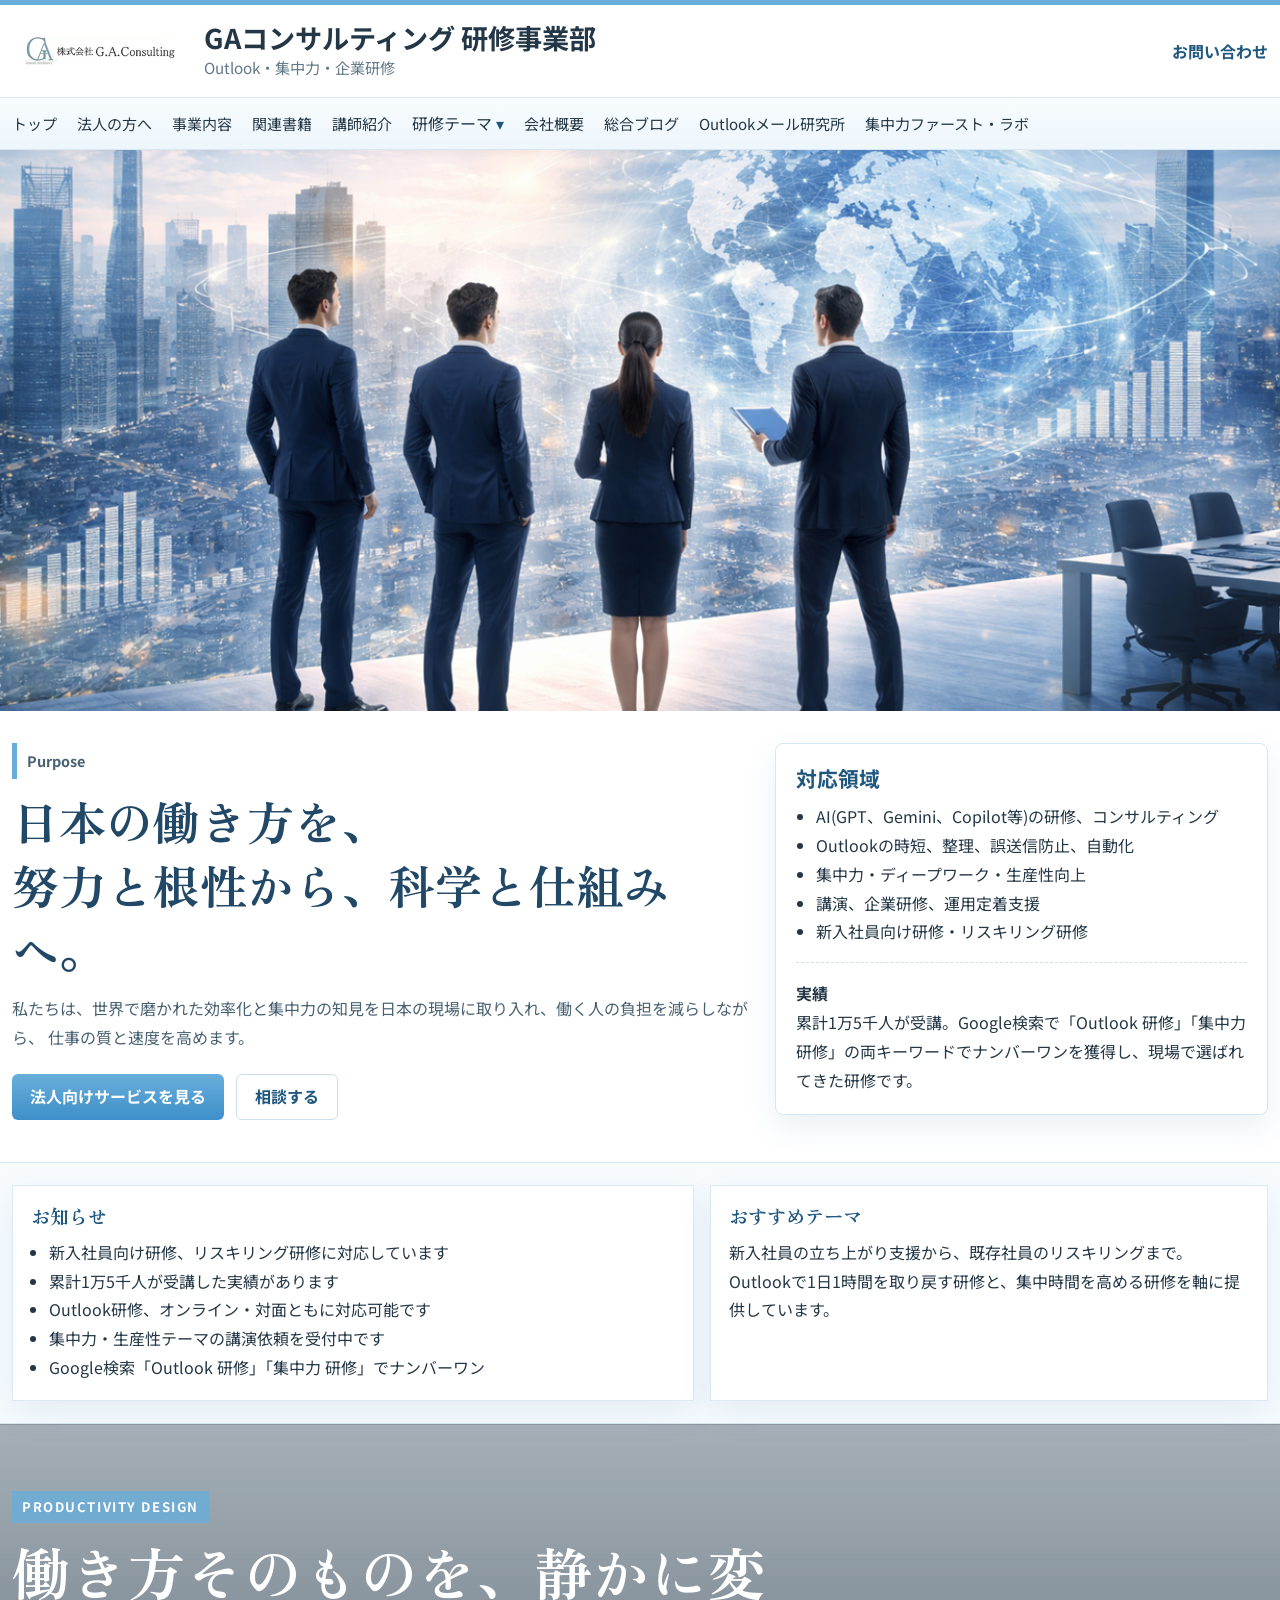
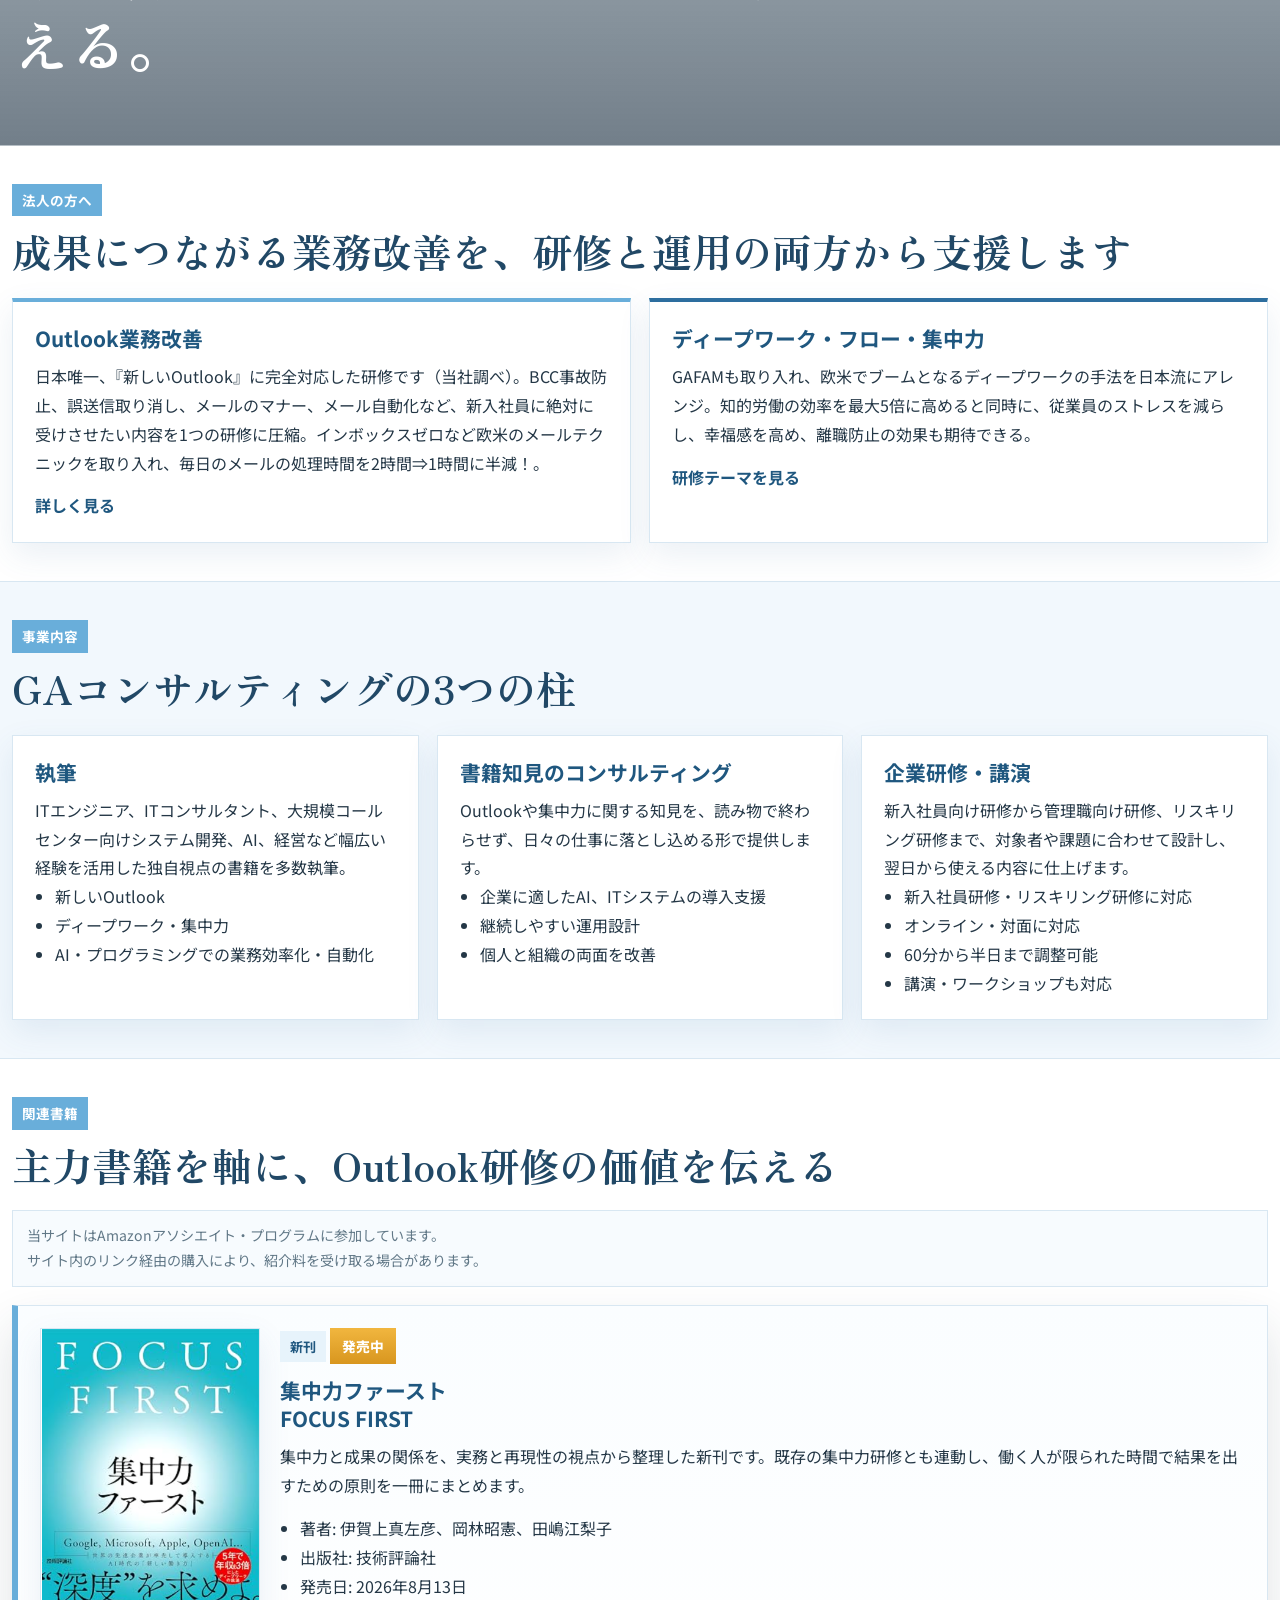
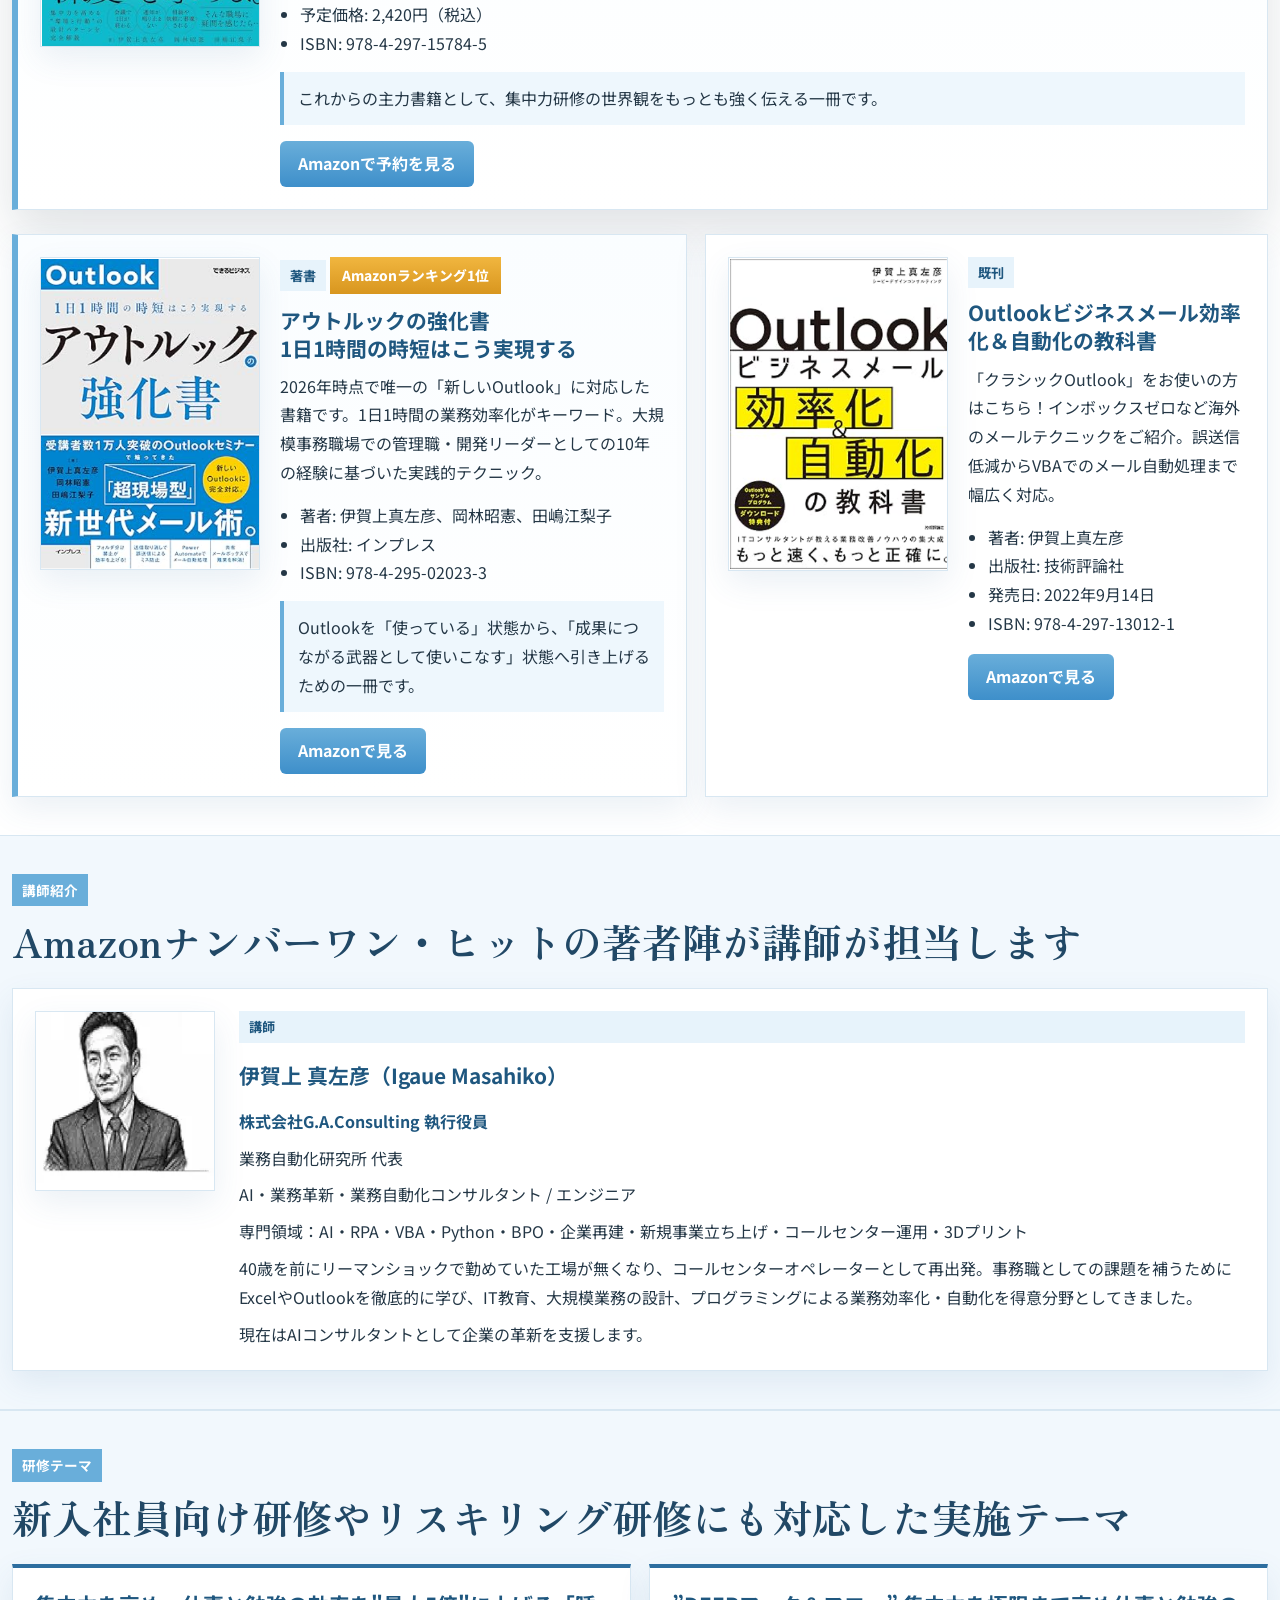
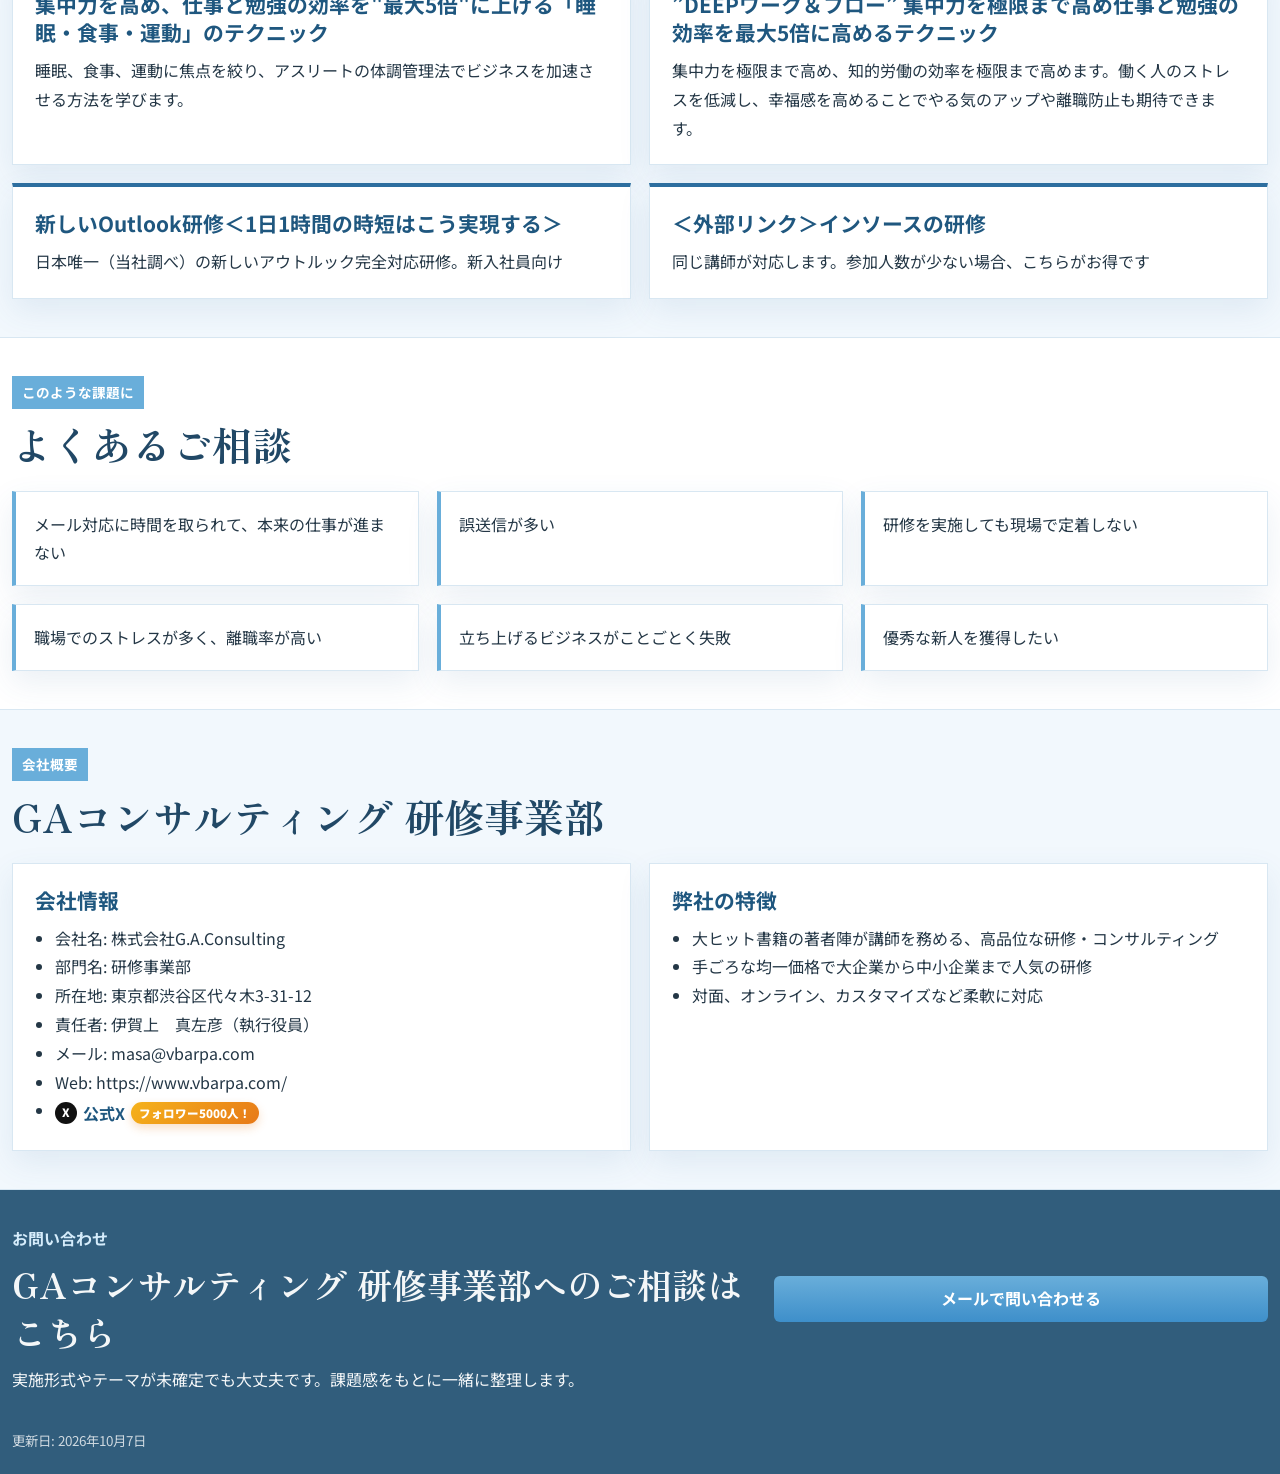
<file: Potal/index.html>
﻿<!doctype html>
<html lang="ja">

<head>
  <meta charset="UTF-8" />
  <meta name="viewport" content="width=device-width, initial-scale=1.0" />
  <title>GAコンサルティング 研修事業部 | Outlook・集中力・研修の実務支援</title>
  <meta name="description" content="GAコンサルティング 研修事業部のランディングページ。Outlook活用、集中力・生産性テーマの書籍知見、企業研修を通じて、現場で回る業務改善を支援します。" />
  <link rel="preconnect" href="https://fonts.googleapis.com" />
  <link rel="preconnect" href="https://fonts.gstatic.com" crossorigin />
  <link
    href="https://fonts.googleapis.com/css2?family=Noto+Sans+JP:wght@400;500;700;900&family=Zen+Old+Mincho:wght@500;700&display=swap"
    rel="stylesheet" />
  <link rel="stylesheet" href="styles.css" />
</head>

<body>
  <header class="site-header">
    <div class="wrap header-top">
      <a class="brand" href="#top">
        <img class="brand-logo" src="rogo.png" alt="株式会社G.A.Consulting ロゴ" />
        <span class="brand-copy">
          <strong>GAコンサルティング 研修事業部</strong>
          <small>Outlook・集中力・企業研修</small>
        </span>
      </a>
      <a class="contact-shortcut" href="#contact">お問い合わせ</a>
    </div>
    <nav class="global-nav">
      <div class="wrap nav-inner">
        <a href="#top">トップ</a>
        <a class="mobile-hide-nav" href="#corporate">法人の方へ</a>
        <a class="mobile-hide-nav" href="#services">事業内容</a>
        <a href="#books">関連書籍</a>
        <a class="mobile-hide-nav" href="#lecturer">講師紹介</a>
        <div class="nav-dropdown">
          <button class="nav-dropdown-toggle" type="button" id="training-menu-toggle" aria-haspopup="true"
            aria-controls="training-menu-panel">
            研修テーマ
          </button>
          <div class="nav-dropdown-panel" id="training-menu-panel">
            <a href="https://igauem.github.io/SecureAI/" target="_blank" rel="noreferrer">
              SecureAI研修
            </a>
            <a href="https://main.vbarpa.com/" target="_blank" rel="noreferrer">
              集中力を高め、仕事と勉強の効率を"最大5倍"に上げる「睡眠・食事・運動」のテクニック
            </a>
            <a href="https://www.vbarpa.com/%E3%83%87%E3%82%A3%E3%83%BC%E3%83%97%E3%83%AF%E3%83%BC%E3%82%AF%E9%9B%86%E4%B8%AD%E5%8A%9B"
              target="_blank" rel="noreferrer">
              ”DEEPワーク＆フロー” 集中力を極限まで高め仕事と勉強の効率を最大5倍に高めるテクニック
            </a>
            <a href="https://www.vbarpa.com/" target="_blank" rel="noreferrer">
              新しいOutlook研修＜1日1時間の時短はこう実現する＞
            </a>
            <a href="https://www.insource.co.jp/bup/gac015.html" target="_blank" rel="noreferrer">
              ＜外部リンク＞インソースの研修
            </a>
          </div>
        </div>
        <a href="#profile">会社概要</a>
        <a href="https://www.vbarpa.com/blog/categories/team%E5%89%AF%E6%A5%AD" target="_blank" rel="noreferrer">
          総合ブログ
        </a>
        <a href="https://main.vbarpa.com/outlook-mail-lab/#top" target="_blank" rel="noreferrer">
          Outlookメール研究所
        </a>
        <a href="https://focus-first-portal.vbarpa.com/" target="_blank" rel="noreferrer">
          集中力ファースト・ラボ
        </a>
      </div>
    </nav>
  </header>

  <main id="top">
    <section class="hero">
      <div class="hero-visual-wide">
        <img src="hero-main-v2.png" alt="夜景を背景にノートパソコンとデスクが置かれた研修事業部のイメージ" />
      </div>
      <div class="wrap hero-inner">
        <div class="hero-copy">
          <p class="hero-lead">Purpose</p>
          <h1>日本の働き方を、<br />努力と根性から、科学と仕組みへ。</h1>
          <p>
            私たちは、世界で磨かれた効率化と集中力の知見を日本の現場に取り入れ、働く人の負担を減らしながら、
            仕事の質と速度を高めます。
          </p>
          <div class="hero-actions">
            <a class="button primary" href="#corporate">法人向けサービスを見る</a>
            <a class="button secondary" href="#contact">相談する</a>
          </div>
        </div>
        <div class="hero-panel">
          <h2>対応領域</h2>
          <ul>
            <li>AI(GPT、Gemini、Copilot等)の研修、コンサルティング</li>
            <li>Outlookの時短、整理、誤送信防止、自動化</li>
            <li>集中力・ディープワーク・生産性向上</li>
            <li>講演、企業研修、運用定着支援</li>
            <li>新入社員向け研修・リスキリング研修</li>
          </ul>
          <div class="hero-note">
            <strong>実績</strong>
            <p>
              累計1万5千人が受講。Google検索で「Outlook 研修」「集中力 研修」の両キーワードでナンバーワンを獲得し、現場で選ばれてきた研修です。
            </p>
          </div>
        </div>
      </div>
    </section>

    <section class="notice-section">
      <div class="wrap notice-grid">
        <article>
          <h2>お知らせ</h2>
          <ul>
            <li>新入社員向け研修、リスキリング研修に対応しています</li>
            <li>累計1万5千人が受講した実績があります</li>
            <li>Outlook研修、オンライン・対面ともに対応可能です</li>
            <li>集中力・生産性テーマの講演依頼を受付中です</li>
            <li>Google検索「Outlook 研修」「集中力 研修」でナンバーワン</li>
          </ul>
        </article>
        <article>
          <h2>おすすめテーマ</h2>
          <p>
            新入社員の立ち上がり支援から、既存社員のリスキリングまで。Outlookで1日1時間を取り戻す研修と、集中時間を高める研修を軸に提供しています。
          </p>
        </article>
      </div>
    </section>

    <section class="fixed-visual-band" aria-hidden="true">
      <div class="fixed-visual-overlay">
        <div class="wrap fixed-visual-copy">
          <p>PRODUCTIVITY DESIGN</p>
          <h2>働き方そのものを、静かに変える。</h2>
        </div>
      </div>
    </section>

    <section class="content-section" id="corporate">
      <div class="wrap">
        <div class="section-title">
          <span>法人の方へ</span>
          <h2>成果につながる業務改善を、研修と運用の両方から支援します</h2>
        </div>
        <div class="feature-grid two-col">
          <article class="feature-card large accent-orange">
            <h3>Outlook業務改善</h3>
            <p>
              日本唯一、『新しいOutlook』に完全対応した研修です（当社調べ）。BCC事故防止、誤送信取り消し、メールのマナー、メール自動化など、新入社員に絶対に受けさせたい内容を1つの研修に圧縮。インボックスゼロなど欧米のメールテクニックを取り入れ、毎日のメールの処理時間を2時間⇒1時間に半減！。
            </p>
            <a href="#services">詳しく見る</a>
          </article>
          <article class="feature-card large accent-blue">
            <h3>ディープワーク・フロー・集中力</h3>
            <p>
              GAFAMも取り入れ、欧米でブームとなるディープワークの手法を日本流にアレンジ。知的労働の効率を最大5倍に高めると同時に、従業員のストレスを減らし、幸福感を高め、離職防止の効果も期待できる。
            </p>
            <a href="#training">研修テーマを見る</a>
          </article>
        </div>
      </div>
    </section>

    <section class="content-section pale" id="services">
      <div class="wrap">
        <div class="section-title">
          <span>事業内容</span>
          <h2>GAコンサルティングの3つの柱</h2>
        </div>
        <div class="feature-grid three-col">
          <article class="feature-card">
            <h3>執筆</h3>
            <p>
              ITエンジニア、ITコンサルタント、大規模コールセンター向けシステム開発、AI、経営など幅広い経験を活用した独自視点の書籍を多数執筆。
            </p>
            <ul>
              <li>新しいOutlook</li>
              <li>ディープワーク・集中力</li>
              <li>AI・プログラミングでの業務効率化・自動化</li>
            </ul>
          </article>
          <article class="feature-card">
            <h3>書籍知見のコンサルティング</h3>
            <p>
              Outlookや集中力に関する知見を、読み物で終わらせず、日々の仕事に落とし込める形で提供します。
            </p>
            <ul>
              <li>企業に適したAI、ITシステムの導入支援</li>
              <li>継続しやすい運用設計</li>
              <li>個人と組織の両面を改善</li>
            </ul>
          </article>
          <article class="feature-card">
            <h3>企業研修・講演</h3>
            <p>
              新入社員向け研修から管理職向け研修、リスキリング研修まで、対象者や課題に合わせて設計し、翌日から使える内容に仕上げます。
            </p>
            <ul>
              <li>新入社員研修・リスキリング研修に対応</li>
              <li>オンライン・対面に対応</li>
              <li>60分から半日まで調整可能</li>
              <li>講演・ワークショップも対応</li>
            </ul>
          </article>
        </div>
      </div>
    </section>

    <section class="content-section" id="books">
      <div class="wrap">
        <div class="section-title">
          <span>関連書籍</span>
          <h2>主力書籍を軸に、Outlook研修の価値を伝える</h2>
        </div>
        <div class="book-disclosure">
          <p>当サイトはAmazonアソシエイト・プログラムに参加しています。</p>
          <p>サイト内のリンク経由の購入により、紹介料を受け取る場合があります。</p>
        </div>
        <article class="book-card upcoming-book-card featured book-cover-card">
          <div class="book-cover-wrap upcoming-book-cover">
            <img src="focus-first-coming-soon - コピー.png" alt="集中力ファースト FOCUS FIRST 書影" />
          </div>
          <div>
            <p class="book-tag">新刊</p>
            <p class="book-rank upcoming-book-rank">発売中</p>
            <h3>集中力ファースト<br />FOCUS FIRST</h3>
            <p>
              集中力と成果の関係を、実務と再現性の視点から整理した新刊です。既存の集中力研修とも連動し、働く人が限られた時間で結果を出すための原則を一冊にまとめます。
            </p>
            <ul class="meta-list">
              <li>著者: 伊賀上真左彦、岡林昭憲、田嶋江梨子</li>
              <li>出版社: 技術評論社</li>
              <li>発売日: 2026年8月13日</li>
              <li>予定価格: 2,420円（税込）</li>
              <li>ISBN: 978-4-297-15784-5</li>
            </ul>
            <p class="book-highlight upcoming-book-highlight">
              これからの主力書籍として、集中力研修の世界観をもっとも強く伝える一冊です。
            </p>
            <div class="book-actions">
              <a class="button primary" href="https://amzn.to/4yrPSEE" target="_blank" rel="noreferrer">
                Amazonで予約を見る
              </a>
            </div>
          </div>
        </article>
        <div class="book-grid">
          <article class="book-card featured book-cover-card">
            <div class="book-cover-wrap">
              <img src="1.png" alt="アウトルックの強化書 1日1時間の時短はこう実現する 書影" />
            </div>
            <div>
              <p class="book-tag">著書</p>
              <p class="book-rank">Amazonランキング1位</p>
              <h3>アウトルックの強化書<br />1日1時間の時短はこう実現する</h3>
              <p>
                2026年時点で唯一の「新しいOutlook」に対応した書籍です。1日1時間の業務効率化がキーワード。大規模事務職場での管理職・開発リーダーとしての10年の経験に基づいた実践的テクニック。
              </p>
              <ul class="meta-list">
                <li>著者: 伊賀上真左彦、岡林昭憲、田嶋江梨子</li>
                <li>出版社: インプレス</li>
                <li>ISBN: 978-4-295-02023-3</li>
              </ul>
              <p class="book-highlight">
                Outlookを「使っている」状態から、「成果につながる武器として使いこなす」状態へ引き上げるための一冊です。
              </p>
              <div class="book-actions">
                <a class="button primary" href="https://amzn.to/4wT9Sys" target="_blank" rel="noreferrer">
                  Amazonで見る
                </a>
              </div>
            </div>
          </article>
          <article class="book-card book-cover-card">
            <div class="book-cover-wrap">
              <img src="2.png" alt="Outlookビジネスメール効率化＆自動化の教科書 書影" />
            </div>
            <div>
              <p class="book-tag">既刊</p>
              <h3>Outlookビジネスメール効率化＆自動化の教科書</h3>
              <p>
                「クラシックOutlook」をお使いの方はこちら！インボックスゼロなど海外のメールテクニックをご紹介。誤送信低減からVBAでのメール自動処理まで幅広く対応。
              </p>
              <ul class="meta-list">
                <li>著者: 伊賀上真左彦</li>
                <li>出版社: 技術評論社</li>
                <li>発売日: 2022年9月14日</li>
                <li>ISBN: 978-4-297-13012-1</li>
              </ul>
              <div class="book-actions">
                <a class="button primary"
                  href="https://www.amazon.co.jp/Outlook%E3%83%93%E3%82%B8%E3%83%8D%E3%82%B9%E3%83%A1%E3%83%BC%E3%83%AB%E5%8A%B9%E7%8E%87%E5%8C%96%EF%BC%86%E8%87%AA%E5%8B%95%E5%8C%96%E3%81%AE%E6%95%99%E7%A7%91%E6%9B%B8-%E4%BC%8A%E8%B3%80%E4%B8%8A-%E7%9C%9F%E5%B7%A6%E5%BD%A6-ebook/dp/B0BDYD4R8Z?ref_=ast_author_dp"
                  target="_blank" rel="noreferrer">
                  Amazonで見る
                </a>
              </div>
            </div>
          </article>
        </div>
      </div>
    </section>

    <section class="content-section pale" id="lecturer">
      <div class="wrap">
        <div class="section-title">
          <span>講師紹介</span>
          <h2>Amazonナンバーワン・ヒットの著者陣が講師が担当します</h2>
        </div>
        <div class="lecturer-card">
          <div class="lecturer-photo-wrap">
            <img src="3.webp" alt="講師 伊賀上真左彦" />
          </div>
          <div class="lecturer-body">
            <p class="book-tag">講師</p>
            <h3>伊賀上 真左彦（Igaue Masahiko）</h3>
            <p class="lecturer-role">株式会社G.A.Consulting 執行役員</p>
            <p>業務自動化研究所 代表</p>
            <p>AI・業務革新・業務自動化コンサルタント / エンジニア</p>
            <p>専門領域：AI・RPA・VBA・Python・BPO・企業再建・新規事業立ち上げ・コールセンター運用・3Dプリント</p>
            <p>
              40歳を前にリーマンショックで勤めていた工場が無くなり、コールセンターオペレーターとして再出発。事務職としての課題を補うためにExcelやOutlookを徹底的に学び、IT教育、大規模業務の設計、プログラミングによる業務効率化・自動化を得意分野としてきました。
            </p>
            <p>現在はAIコンサルタントとして企業の革新を支援します。</p>
          </div>
        </div>
      </div>
    </section>

    <section class="content-section pale" id="training">
      <div class="wrap">
        <div class="section-title">
          <span>研修テーマ</span>
          <h2>新入社員向け研修やリスキリング研修にも対応した実施テーマ</h2>
        </div>
        <div class="post-grid">
          <article class="post-card">
            <h3>
              <a class="training-link" href="https://main.vbarpa.com/" target="_blank" rel="noreferrer">
                集中力を高め、仕事と勉強の効率を"最大5倍"に上げる「睡眠・食事・運動」のテクニック
              </a>
            </h3>
            <p>睡眠、食事、運動に焦点を絞り、アスリートの体調管理法でビジネスを加速させる方法を学びます。</p>
          </article>
          <article class="post-card">
            <h3>
              <a class="training-link" href="https://amzn.to/44HEEyf" target="_blank" rel="noreferrer">
                ”DEEPワーク＆フロー” 集中力を極限まで高め仕事と勉強の効率を最大5倍に高めるテクニック
              </a>
            </h3>
            <p>
              集中力を極限まで高め、知的労働の効率を極限まで高めます。働く人のストレスを低減し、幸福感を高めることでやる気のアップや離職防止も期待できます。
            </p>
          </article>
          <article class="post-card">
            <h3>
              <a class="training-link" href="https://www.vbarpa.com/" target="_blank" rel="noreferrer">
                新しいOutlook研修＜1日1時間の時短はこう実現する＞
              </a>
            </h3>
            <p>日本唯一（当社調べ）の新しいアウトルック完全対応研修。新入社員向け</p>
          </article>
          <article class="post-card">
            <h3>
              <a class="training-link" href="https://www.insource.co.jp/bup/gac015.html" target="_blank"
                rel="noreferrer">
                ＜外部リンク＞インソースの研修
              </a>
            </h3>
            <p>同じ講師が対応します。参加人数が少ない場合、こちらがお得です</p>
          </article>
        </div>
      </div>
    </section>

    <section class="content-section" id="audience">
      <div class="wrap">
        <div class="section-title">
          <span>このような課題に</span>
          <h2>よくあるご相談</h2>
        </div>
        <div class="issue-grid">
          <p>メール対応に時間を取られて、本来の仕事が進まない</p>
          <p>誤送信が多い</p>
          <p>研修を実施しても現場で定着しない</p>
          <p>職場でのストレスが多く、離職率が高い</p>
          <p>立ち上げるビジネスがことごとく失敗</p>
          <p>優秀な新人を獲得したい</p>
        </div>
      </div>
    </section>

    <section class="content-section pale" id="profile">
      <div class="wrap">
        <div class="section-title">
          <span>会社概要</span>
          <h2>GAコンサルティング 研修事業部</h2>
        </div>
        <div class="profile-grid">
          <article class="profile-card">
            <h3>会社情報</h3>
            <ul>
              <li>会社名: 株式会社G.A.Consulting</li>
              <li>部門名: 研修事業部</li>
              <li>所在地: 東京都渋谷区代々木3-31-12</li>
              <li>責任者: 伊賀上　真左彦（執行役員）</li>
              <li>メール: masa@vbarpa.com</li>
              <li>Web: https://www.vbarpa.com/</li>
              <li>
                <a class="x-account-link" href="https://x.com/yZDSXgIB7vO2cLV" target="_blank" rel="noreferrer">
                  <span class="x-mark" aria-hidden="true">X</span>
                  <span>公式X</span>
                  <span class="follower-badge">フォロワー5000人！</span>
                </a>
              </li>
            </ul>
          </article>
          <article class="profile-card">
            <h3>弊社の特徴</h3>
            <ul>
              <li>大ヒット書籍の著者陣が講師を務める、高品位な研修・コンサルティング</li>
              <li>手ごろな均一価格で大企業から中小企業まで人気の研修</li>
              <li>対面、オンライン、カスタマイズなど柔軟に対応</li>
            </ul>
          </article>
        </div>
      </div>
    </section>
  </main>

  <footer class="site-footer" id="contact">
    <div class="wrap footer-inner">
      <div>
        <p class="footer-title">お問い合わせ</p>
        <h2>GAコンサルティング 研修事業部へのご相談はこちら</h2>
        <p>実施形式やテーマが未確定でも大丈夫です。課題感をもとに一緒に整理します。</p>
      </div>
      <div class="footer-actions">
        <a class="button primary" href="mailto:masa@vbarpa.com">メールで問い合わせる</a>
      </div>
    </div>
    <div class="wrap footer-meta">
      <p>更新日: 2026年10月7日</p>
    </div>
  </footer>
  <script>
    (function () {
      var toggles = document.querySelectorAll(".nav-dropdown-toggle");

      if (!toggles.length) {
        return;
      }

      toggles.forEach(function (button) {
        var panelId = button.getAttribute("aria-controls");
        var panel = panelId ? document.getElementById(panelId) : null;

        if (!panel) {
          return;
        }

        button.addEventListener("click", function (event) {
          if (window.innerWidth > 900) {
            return;
          }

          event.preventDefault();

          toggles.forEach(function (otherButton) {
            var otherPanelId = otherButton.getAttribute("aria-controls");
            var otherPanel = otherPanelId ? document.getElementById(otherPanelId) : null;

            if (otherPanel && otherPanel !== panel) {
              otherPanel.classList.remove("is-open");
            }
          });

          panel.classList.toggle("is-open");
        });
      });

      document.addEventListener("click", function (event) {
        if (window.innerWidth > 900) {
          return;
        }

        toggles.forEach(function (button) {
          var panelId = button.getAttribute("aria-controls");
          var panel = panelId ? document.getElementById(panelId) : null;

          if (panel && !button.contains(event.target) && !panel.contains(event.target)) {
            panel.classList.remove("is-open");
          }
        });
      });
    })();
  </script>
</body>

</html>
</file>
<file: Potal/styles.css>
﻿:root {
  --bg: #f6fbff;
  --paper: #ffffff;
  --soft: #f2f8fd;
  --ink: #243746;
  --muted: #617887;
  --line: #d8e7f2;
  --sky: #69aeda;
  --sky-deep: #3e8fca;
  --blue: #2d6e9f;
  --blue-deep: #1f577f;
  --shadow: 0 12px 30px rgba(54, 112, 153, 0.1);
}

* {
  box-sizing: border-box;
}

html {
  scroll-behavior: smooth;
}

body {
  margin: 0;
  font-family: "Noto Sans JP", sans-serif;
  color: var(--ink);
  background: var(--bg);
  line-height: 1.8;
  padding-top: 148px;
}

img {
  max-width: 100%;
  display: block;
}

h1,
h2,
h3 {
  margin: 0;
  line-height: 1.35;
}

p,
ul,
figure {
  margin: 0;
}

.wrap {
  width: min(1360px, calc(100% - 24px));
  margin: 0 auto;
}

.site-header {
  background: #fff;
  border-top: 5px solid var(--sky);
  box-shadow: 0 2px 8px rgba(0, 0, 0, 0.04);
  position: fixed;
  top: 0;
  left: 0;
  right: 0;
  z-index: 10;
}

.header-top {
  display: flex;
  align-items: center;
  justify-content: space-between;
  gap: 16px;
  padding: 16px 0;
}

.brand {
  display: inline-flex;
  align-items: center;
  gap: 12px;
  text-decoration: none;
  color: inherit;
}

.brand-logo {
  width: 180px;
  max-width: 32vw;
  height: auto;
}

.brand-copy {
  display: grid;
}

.brand-copy strong {
  font-size: 1.7rem;
  line-height: 1.2;
}

.brand-copy small {
  color: var(--muted);
  font-size: 0.95rem;
}

.contact-shortcut {
  color: var(--blue-deep);
  text-decoration: none;
  font-weight: 700;
}

.global-nav {
  background: linear-gradient(180deg, #f8fcff, #edf6fc);
  border-top: 1px solid var(--line);
  border-bottom: 1px solid var(--line);
}

.nav-inner {
  display: flex;
  flex-wrap: wrap;
  gap: 20px;
  padding: 11px 0;
  align-items: center;
}

.nav-inner > a,
.nav-dropdown-toggle {
  color: var(--ink);
  text-decoration: none;
  font-size: 0.94rem;
}

.x-account-link {
  display: inline-flex;
  align-items: center;
  gap: 6px;
  color: var(--blue-deep);
  text-decoration: none;
  font-weight: 700;
}

.x-account-link:hover {
  color: var(--sky-deep);
}

.x-mark {
  display: inline-grid;
  width: 22px;
  height: 22px;
  place-items: center;
  border-radius: 50%;
  color: #fff;
  background: #111;
  font-size: 0.72rem;
  font-weight: 900;
  line-height: 1;
}

.follower-badge {
  display: inline-block;
  padding: 3px 8px;
  border-radius: 999px;
  color: #fff;
  background: linear-gradient(135deg, #f5b21b, #e77918);
  box-shadow: 0 4px 10px rgba(231, 121, 24, 0.24);
  font-size: 0.72rem;
  font-weight: 900;
  line-height: 1.4;
}

.nav-dropdown {
  position: relative;
}

.nav-dropdown-toggle {
  padding: 0;
  background: transparent;
  border: 0;
  font: inherit;
  cursor: pointer;
}

.nav-dropdown-toggle::after {
  content: " ▾";
  color: var(--blue-deep);
}

.nav-dropdown-panel {
  position: absolute;
  top: 100%;
  left: 0;
  min-width: 320px;
  display: grid;
  gap: 2px;
  padding: 8px 8px 8px;
  margin-top: 0;
  background: #fff;
  border: 1px solid var(--line);
  box-shadow: 0 18px 36px rgba(31, 87, 127, 0.16);
  opacity: 0;
  visibility: hidden;
  pointer-events: none;
  transform: translateY(4px);
  transition: opacity 0.18s ease, transform 0.18s ease, visibility 0.18s ease;
}

.nav-dropdown-panel-right {
  left: auto;
  right: 0;
}

.nav-dropdown:hover .nav-dropdown-panel,
.nav-dropdown:focus-within .nav-dropdown-panel {
  opacity: 1;
  visibility: visible;
  pointer-events: auto;
  transform: translateY(0);
}

.nav-dropdown-panel a {
  display: block;
  padding: 10px 12px;
  color: var(--ink);
  text-decoration: none;
  background: #fff;
}

.nav-dropdown-panel a:hover {
  background: #eef7fd;
  color: var(--blue-deep);
}

.hero {
  background: #fff;
  border-bottom: 1px solid var(--line);
}

.hero-visual-wide {
  width: 100%;
  height: clamp(320px, 44vw, 640px);
  overflow: hidden;
  position: relative;
  background: #0f2232;
}

.hero-visual-wide img {
  width: 100%;
  height: 100%;
  object-fit: cover;
  transform: none;
  opacity: 1;
  filter: none;
}

.hero-inner {
  display: grid;
  grid-template-columns: 1.2fr 0.8fr;
  gap: 24px;
  padding: 32px 0 42px;
  align-items: start;
}

.hero-copy h1 {
  margin: 10px 0 14px;
  font-family: "Zen Old Mincho", serif;
  font-size: clamp(1.8rem, 4.2vw, 2.95rem);
  color: #214866;
}

.hero-lead {
  display: inline-block;
  padding: 5px 10px;
  background: #fff;
  border-left: 5px solid var(--sky);
  color: var(--blue);
  font-size: 0.9rem;
  font-weight: 700;
}

.hero-copy p {
  color: #486171;
}

.hero-actions {
  display: flex;
  flex-wrap: wrap;
  gap: 12px;
  margin-top: 22px;
}

.button {
  display: inline-flex;
  align-items: center;
  justify-content: center;
  min-height: 46px;
  padding: 0 18px;
  border-radius: 6px;
  text-decoration: none;
  font-weight: 700;
  border: 0;
  cursor: pointer;
}

.button.primary {
  background: linear-gradient(180deg, var(--sky), var(--sky-deep));
  color: #fff;
}

.button.secondary {
  background: #fff;
  color: var(--blue-deep);
  border: 1px solid #cddfeb;
}

.hero-panel {
  background: #fff;
  border: 1px solid #d7e7f2;
  border-radius: 8px;
  padding: 20px;
  box-shadow: var(--shadow);
}

.hero-panel h2 {
  font-size: 1.3rem;
  color: var(--blue-deep);
  margin-bottom: 10px;
}

.hero-panel ul,
.feature-card ul,
.profile-card ul,
.meta-list {
  padding-left: 20px;
}

.hero-note {
  margin-top: 16px;
  padding-top: 16px;
  border-top: 1px dashed #cfe0eb;
}

.purpose-section {
  padding: 42px 0 20px;
  background: linear-gradient(180deg, #ffffff 0%, #f8fbfe 100%);
}

.purpose-lead {
  max-width: 920px;
  font-size: 1.12rem;
  line-height: 1.9;
  color: var(--blue-deep);
}

.notice-section {
  background: #f7fbfe;
  border-bottom: 1px solid var(--line);
}

.notice-grid {
  display: grid;
  grid-template-columns: 1.1fr 0.9fr;
  gap: 16px;
  padding: 22px 0;
}

.notice-grid article {
  background: #fff;
  border: 1px solid #dceaf3;
  padding: 18px;
  box-shadow: var(--shadow);
}

.notice-grid h2,
.section-title h2,
.footer-inner h2 {
  font-family: "Zen Old Mincho", serif;
}

.notice-grid h2 {
  font-size: 1.2rem;
  color: var(--blue-deep);
  margin-bottom: 8px;
}

.notice-grid ul {
  padding-left: 18px;
}

.fixed-visual-band {
  min-height: 320px;
  background:
    linear-gradient(rgba(11, 30, 46, 0.34), rgba(11, 30, 46, 0.56)),
    url("fixed-bg-v2.png") center center / cover no-repeat fixed;
  border-top: 1px solid rgba(255, 255, 255, 0.18);
  border-bottom: 1px solid rgba(255, 255, 255, 0.18);
}

.fixed-visual-overlay {
  min-height: 320px;
  display: flex;
  align-items: center;
}

.fixed-visual-copy {
  color: #fff;
}

.fixed-visual-copy p {
  display: inline-block;
  margin-bottom: 12px;
  padding: 4px 10px;
  background: rgba(105, 174, 218, 0.82);
  font-size: 0.82rem;
  font-weight: 700;
  letter-spacing: 0.12em;
}

.fixed-visual-copy h2 {
  max-width: 760px;
  font-family: "Zen Old Mincho", serif;
  font-size: clamp(2rem, 4.6vw, 3.6rem);
  line-height: 1.25;
}

.content-section {
  padding: 38px 0;
  background: #fff;
}

.content-section.pale {
  background: var(--soft);
  border-top: 1px solid var(--line);
  border-bottom: 1px solid var(--line);
}

.section-title {
  margin-bottom: 20px;
}

.section-title span {
  display: inline-block;
  margin-bottom: 8px;
  padding: 4px 10px;
  background: var(--sky);
  color: #fff;
  font-size: 0.85rem;
  font-weight: 700;
}

.section-title h2 {
  font-size: clamp(1.6rem, 4vw, 2.5rem);
  color: #214866;
}

.feature-grid,
.book-grid,
.post-grid,
.issue-grid,
.profile-grid {
  display: grid;
  gap: 18px;
}

.two-col {
  grid-template-columns: repeat(2, minmax(0, 1fr));
}

.three-col {
  grid-template-columns: repeat(3, minmax(0, 1fr));
}

.feature-card,
.book-card,
.post-card,
.profile-card,
.issue-grid p,
.lecturer-card {
  background: #fff;
  border: 1px solid var(--line);
  box-shadow: var(--shadow);
}

.feature-card,
.book-card,
.post-card,
.profile-card {
  padding: 22px;
}

.feature-card h3,
.book-card h3,
.post-card h3,
.profile-card h3,
.lecturer-body h3 {
  font-size: 1.3rem;
  color: var(--blue-deep);
  margin-bottom: 10px;
}

.feature-card a {
  display: inline-block;
  margin-top: 14px;
  color: var(--blue-deep);
  font-weight: 700;
  text-decoration: none;
}

.feature-card.large {
  border-top: 4px solid var(--sky);
}

.feature-card.large.accent-blue,
.post-card {
  border-top: 4px solid var(--blue);
}

.book-grid {
  grid-template-columns: 1.2fr 1fr;
}

.book-disclosure {
  margin: -2px 0 18px;
  padding: 12px 14px;
  background: #f7fbfe;
  border: 1px solid var(--line);
  color: var(--muted);
  font-size: 0.88rem;
}

.book-card.featured {
  background: linear-gradient(180deg, #fafdff, #fff);
  border-left: 6px solid var(--sky);
}

.upcoming-book-card {
  margin-bottom: 24px;
  border-left: 8px solid #f1b63f;
  background: linear-gradient(135deg, #fffdf5 0%, #ffffff 42%, #eef7fd 100%);
  box-shadow: 0 22px 46px rgba(36, 55, 70, 0.14);
}

.upcoming-book-cover img {
  border-width: 2px;
}

.upcoming-book-rank {
  background: linear-gradient(180deg, #ff9f1c, #e06c00);
}

.upcoming-book-highlight {
  background: #fff7dc;
  border-left-color: #f1b63f;
}

.book-cover-card {
  display: grid;
  grid-template-columns: 220px 1fr;
  gap: 20px;
  align-items: start;
}

.book-cover-wrap img,
.lecturer-photo-wrap img {
  width: 100%;
  border: 1px solid var(--line);
  box-shadow: var(--shadow);
}

.book-tag {
  display: inline-block;
  margin-bottom: 10px;
  padding: 4px 10px;
  background: #e7f3fb;
  color: var(--blue-deep);
  font-size: 0.82rem;
  font-weight: 700;
}

.book-rank {
  display: inline-block;
  margin-bottom: 12px;
  padding: 6px 12px;
  background: linear-gradient(180deg, #f1b63f, #d8961f);
  color: #fff;
  font-size: 0.86rem;
  font-weight: 800;
}

.book-highlight {
  margin-top: 14px;
  padding: 12px 14px;
  background: #eef7fd;
  border-left: 4px solid var(--sky);
}

.book-actions {
  margin-top: 16px;
}

.meta-list {
  margin-top: 14px;
}

.lecturer-card {
  display: grid;
  grid-template-columns: 180px 1fr;
  gap: 24px;
  padding: 22px;
}

.lecturer-role {
  font-weight: 700;
  color: var(--blue-deep);
}

.lecturer-body {
  display: grid;
  gap: 8px;
}

.post-grid {
  grid-template-columns: repeat(2, minmax(0, 1fr));
}

.training-link {
  color: var(--blue-deep);
  text-decoration: none;
  border-bottom: 1px solid transparent;
  transition: border-color 0.2s ease, color 0.2s ease;
}

.training-link:hover {
  color: var(--sky-deep);
  border-color: var(--sky-deep);
}

.issue-grid {
  grid-template-columns: repeat(3, minmax(0, 1fr));
}

.issue-grid p {
  padding: 18px;
  border-left: 4px solid var(--sky);
}

.profile-grid {
  grid-template-columns: repeat(2, minmax(0, 1fr));
}

.site-footer {
  background: #315d7c;
  color: rgba(255, 255, 255, 0.95);
}

.footer-inner {
  display: grid;
  grid-template-columns: 1.2fr 0.8fr;
  gap: 20px;
  padding: 34px 0;
}

.footer-title {
  margin-bottom: 8px;
  color: #d5ecfb;
  font-weight: 700;
}

.footer-inner h2 {
  font-size: clamp(1.5rem, 4vw, 2.2rem);
  margin-bottom: 10px;
}

.footer-actions {
  display: grid;
  gap: 12px;
  align-content: start;
  padding-top: 52px;
}

.footer-actions .button.secondary {
  background: rgba(255, 255, 255, 0.1);
  color: #fff;
  border-color: rgba(255, 255, 255, 0.24);
}

.footer-meta {
  padding: 0 0 22px;
}

.footer-meta p {
  margin: 0;
  color: rgba(255, 255, 255, 0.76);
  font-size: 0.84rem;
}

@media (max-width: 900px) {
  .mobile-hide-nav {
    display: none;
  }

  .hero-inner,
  .notice-grid,
  .two-col,
  .three-col,
  .book-grid,
  .book-cover-card,
  .lecturer-card,
  .post-grid,
  .issue-grid,
  .profile-grid,
  .footer-inner,
  .nav-dropdown-panel {
    grid-template-columns: 1fr;
  }

  .header-top {
    align-items: center;
    justify-content: space-between;
    flex-direction: row;
    gap: 10px;
  }

  .hero-inner {
    grid-template-columns: 1fr;
  }

  .nav-dropdown-panel {
    min-width: 280px;
  }

  .fixed-visual-band,
  .fixed-visual-overlay {
    min-height: 240px;
  }
}

@media (max-width: 640px) {
  body {
    padding-top: 122px;
  }

  .wrap {
    width: min(1360px, calc(100% - 16px));
  }

  .header-top {
    padding: 10px 0;
  }

  .content-section,
  .footer-inner,
  .notice-grid {
    padding-top: 24px;
    padding-bottom: 24px;
  }

  .feature-card,
  .book-card,
  .post-card,
  .profile-card,
  .issue-grid p,
  .notice-grid article,
  .hero-panel,
  .lecturer-card {
    padding: 16px;
  }

  .nav-inner {
    flex-wrap: nowrap;
    gap: 12px;
    overflow-x: auto;
    white-space: nowrap;
    -webkit-overflow-scrolling: touch;
    scrollbar-width: none;
  }

  .nav-inner::-webkit-scrollbar {
    display: none;
  }

  .brand-logo {
    width: 96px;
    max-width: 28vw;
  }

  .brand-copy strong {
    font-size: 1rem;
  }

  .brand-copy small {
    font-size: 0.78rem;
  }

  .contact-shortcut {
    font-size: 0.82rem;
    white-space: nowrap;
  }

  .nav-dropdown {
    position: relative;
  }

  .nav-dropdown-panel {
    position: fixed;
    top: 112px;
    left: 12px;
    right: 12px;
    min-width: 0;
    margin-top: 0;
    opacity: 0;
    visibility: hidden;
    pointer-events: none;
    transform: translateY(4px);
    max-height: calc(100vh - 140px);
    overflow-y: auto;
  }

  .nav-dropdown-panel.is-open {
    opacity: 1;
    visibility: visible;
    pointer-events: auto;
    transform: translateY(0);
  }

  .fixed-visual-band {
    background-attachment: scroll;
  }
}
</file>
